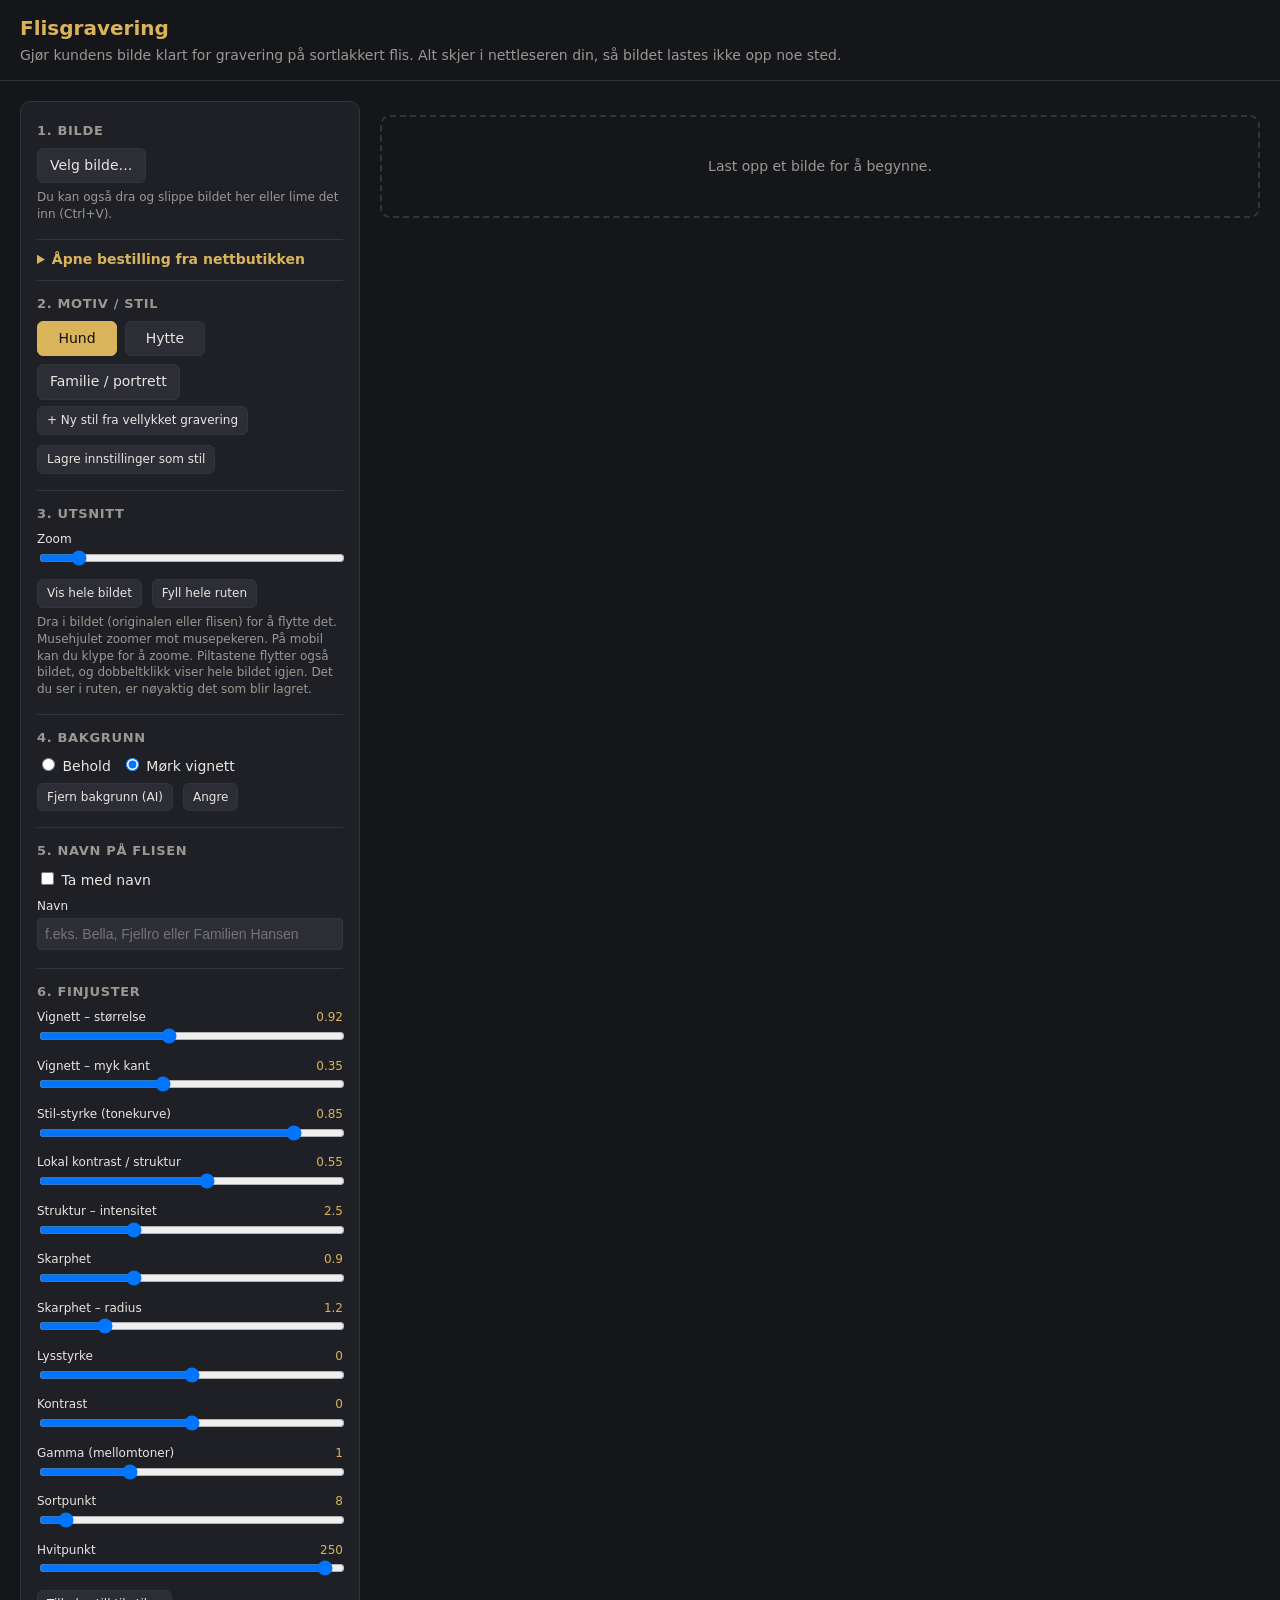
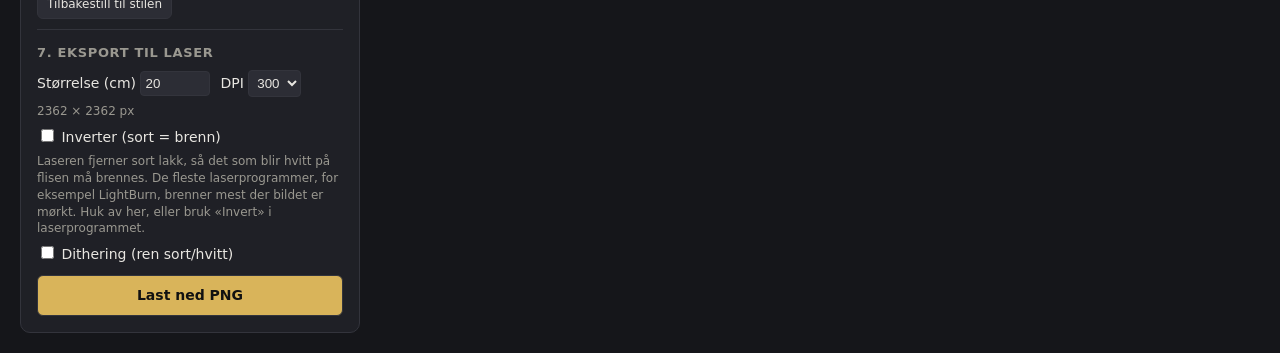
<file: index.html>
<!DOCTYPE html>
<html lang="no">
<head>
  <meta charset="utf-8">
  <meta name="viewport" content="width=device-width, initial-scale=1">
  <title>Flisgravering – bildeforberedelse</title>
  <link rel="preconnect" href="https://fonts.googleapis.com">
  <link rel="preconnect" href="https://fonts.gstatic.com" crossorigin>
  <link rel="stylesheet" href="https://fonts.googleapis.com/css2?family=Cinzel:wght@600;700&family=Great+Vibes&family=Playfair+Display:wght@700&display=swap">
  <link rel="stylesheet" href="style.css">
</head>
<body>
  <header>
    <h1>Flisgravering</h1>
    <p>Gjør kundens bilde klart for gravering på sortlakkert flis. Alt skjer i nettleseren din, så bildet lastes ikke opp noe sted.</p>
  </header>

  <main>
    <aside class="panel">
      <section>
        <h2>1. Bilde</h2>
        <label class="file">Velg bilde…<input type="file" id="file" accept="image/*"></label>
        <p class="hint">Du kan også dra og slippe bildet her eller lime det inn (Ctrl+V).</p>
      </section>

      <details class="order">
        <summary>Åpne bestilling fra nettbutikken</summary>
        <p class="hint">Åpne ordren i Shopify. Last ned «_Originalbilde», og kopier teksten i «_Oppskrift».</p>
        <label class="field">Oppskrift <textarea id="recipe" rows="3" placeholder='{"v":1,"preset":"hund",…}'></textarea></label>
        <label class="file small">Velg originalbildet…<input type="file" id="orderFile" accept="image/*"></label>
        <p id="orderStatus" class="hint"></p>
      </details>

      <section>
        <h2>2. Motiv / stil</h2>
        <div id="presets" class="presets"></div>
        <div class="row">
          <label class="file small">+ Ny stil fra vellykket gravering<input type="file" id="refFile" accept="image/*"></label>
          <button id="saveStyle" class="small">Lagre innstillinger som stil</button>
        </div>
      </section>

      <section>
        <h2>3. Utsnitt</h2>
        <label class="slider"><span>Zoom</span><input type="range" id="zoom" min="0.5" max="5" step="0.01" value="1"></label>
        <div class="row">
          <button id="fitAll" class="small">Vis hele bildet</button>
          <button id="fillTile" class="small">Fyll hele ruten</button>
        </div>
        <p id="cropInfo" class="hint"></p>
        <p class="hint">Dra i bildet (originalen eller flisen) for å flytte det. Musehjulet zoomer mot musepekeren. På mobil kan du klype for å zoome. Piltastene flytter også bildet, og dobbeltklikk viser hele bildet igjen. Det du ser i ruten, er nøyaktig det som blir lagret.</p>
      </section>

      <section>
        <h2>4. Bakgrunn</h2>
        <div class="row">
          <label><input type="radio" name="bg" value="none"> Behold</label>
          <label><input type="radio" name="bg" value="vignette"> Mørk vignett</label>
        </div>
        <div class="row">
          <button id="aiBtn" class="small">Fjern bakgrunn (AI)</button>
          <button id="aiUndo" class="small">Angre</button>
        </div>
        <p id="aiStatus" class="hint"></p>
      </section>

      <section>
        <h2>5. Navn på flisen</h2>
        <label><input type="checkbox" id="tEnabled"> Ta med navn</label>
        <label class="field">Navn <input type="text" id="tName" placeholder="f.eks. Bella, Fjellro eller Familien Hansen"></label>
        <div id="textOpts">
          <label class="field">Undertekst (valgfri) <input type="text" id="tSub" placeholder="f.eks. 2012 – 2026 eller Est. 1987"></label>
          <div class="row">
            <label>Plassering
              <select id="tPos"><option value="top">Over</option><option value="bottom">Under</option></select>
            </label>
            <label>Skrift <select id="tFont"></select></label>
          </div>
          <label class="slider"><span>Tekststørrelse</span><input type="range" id="tSize" min="0.05" max="0.2" step="0.005"></label>
          <label class="slider"><span>Mørk sone bak teksten</span><input type="range" id="tShade" min="0" max="1" step="0.01"></label>
          <label><input type="checkbox" id="tOrn"> Ornament (pyntelinje)</label>
          <p class="hint">Tips: Zoom litt ut (under 1) eller dra bildet hvis motivet havner bak teksten.</p>
        </div>
      </section>

      <section>
        <h2>6. Finjuster</h2>
        <div id="sliders"></div>
        <button id="reset" class="small">Tilbakestill til stilen</button>
      </section>

      <section>
        <h2>7. Eksport til laser</h2>
        <div class="row">
          <label>Størrelse (cm) <input type="number" id="size" value="20" min="1" max="100" step="0.1"></label>
          <label>DPI
            <select id="dpi">
              <option>254</option><option selected>300</option><option>318</option><option>400</option><option>508</option>
            </select>
          </label>
        </div>
        <p class="hint" id="pxInfo"></p>
        <label><input type="checkbox" id="invert"> Inverter (sort = brenn)</label>
        <p class="hint">Laseren fjerner sort lakk, så det som blir hvitt på flisen må brennes. De fleste laserprogrammer, for eksempel LightBurn, brenner mest der bildet er mørkt. Huk av her, eller bruk «Invert» i laserprogrammet.</p>
        <label><input type="checkbox" id="dither"> Dithering (ren sort/hvitt)</label>
        <button id="exportBtn" class="primary">Last ned PNG</button>
      </section>
    </aside>

    <section class="views">
      <figure>
        <figcaption>Original (utsnitt)</figcaption>
        <canvas id="orig" class="crop"></canvas>
      </figure>
      <figure>
        <figcaption>Slik blir flisen <label class="inline"><input type="checkbox" id="warm" checked> varm tone</label></figcaption>
        <div class="tile"><canvas id="result"></canvas></div>
      </figure>
      <p class="empty">Last opp et bilde for å begynne.</p>
    </section>
  </main>

  <script src="js/presets.js"></script>
  <script src="js/processing.js"></script>
  <script src="js/crop.js"></script>
  <script src="js/text.js"></script>
  <script src="js/app.js"></script>
</body>
</html>
</file>
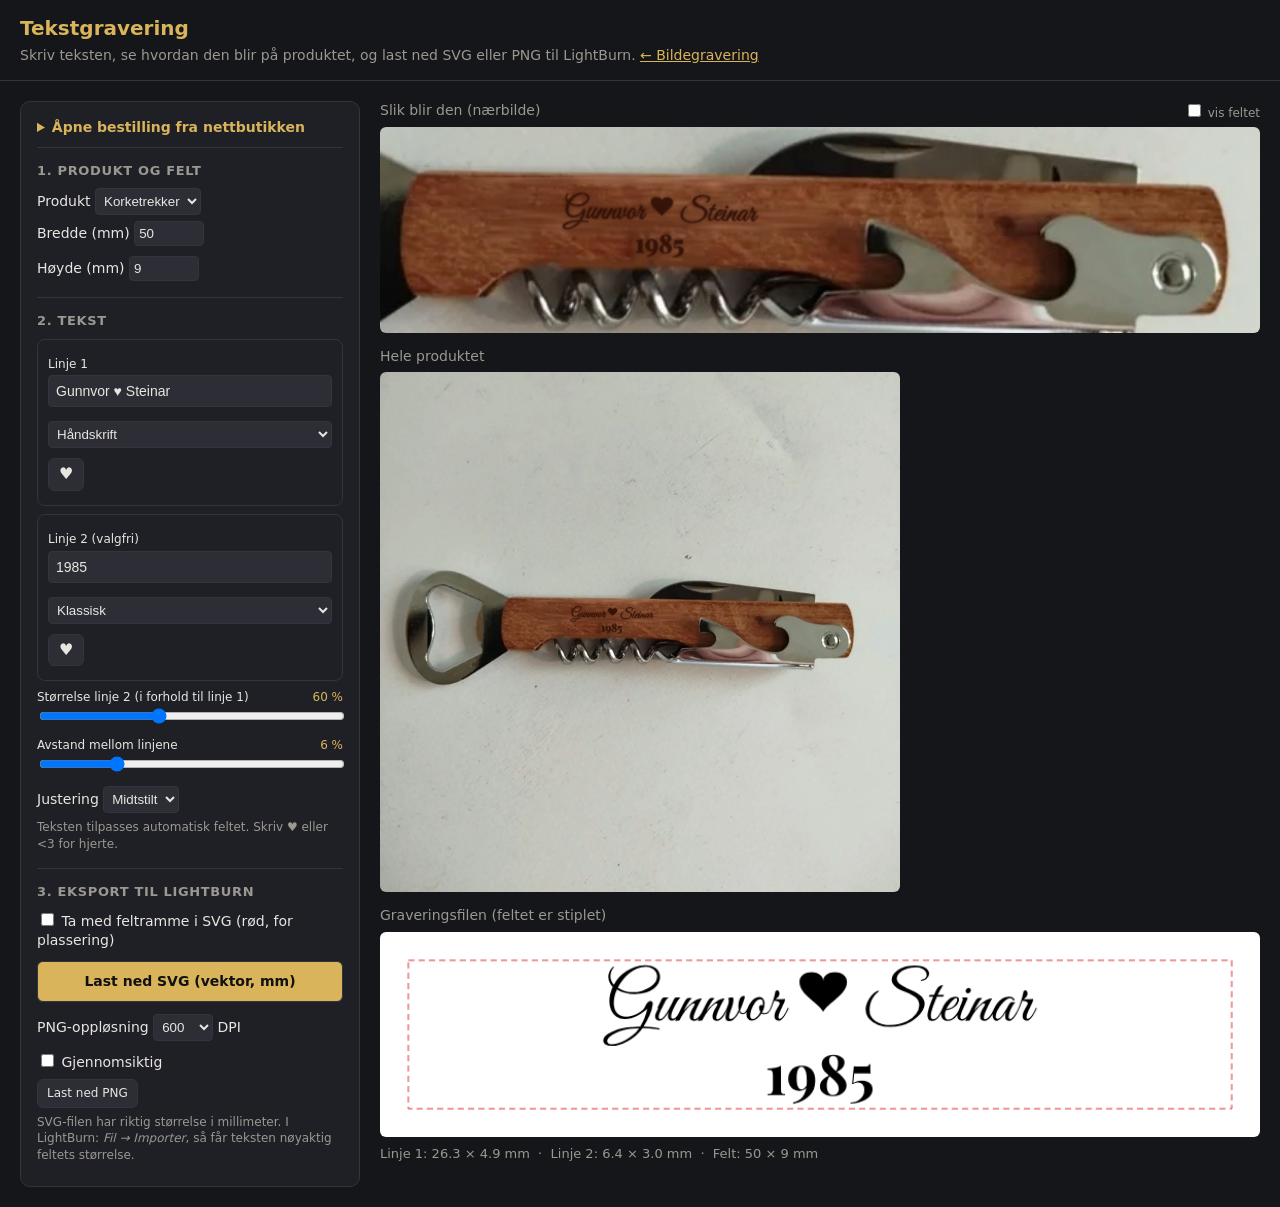
<file: tekst.html>
<!DOCTYPE html>
<html lang="no">
<head>
  <meta charset="utf-8">
  <meta name="viewport" content="width=device-width, initial-scale=1">
  <title>Tekstgravering</title>
  <link rel="stylesheet" href="style.css">
  <style>
    .views { display: block; }
    .mock { background: #000; border-radius: 6px; overflow: hidden; margin-bottom: 14px; }
    .mock canvas { display: block; width: 100%; height: auto; background: none; }
    .tech { background: #fff; border-radius: 6px; padding: 18px; }
    .tech canvas { display: block; width: 100%; height: auto; background: #fff; }
    .sizes { color: var(--muted); font-size: 13px; margin-top: 8px; }
    .sizes .warn { color: var(--accent); }
    .line { border: 1px solid var(--line); border-radius: 8px; padding: 8px 10px; margin: 8px 0; }
    .line select { width: 100%; margin-top: 6px; }
    .heart { padding: 4px 10px; font-size: 16px; }
    nav.top { padding: 0 20px; } nav.top a { color: var(--accent); }
  </style>
</head>
<body>
  <header>
    <h1>Tekstgravering</h1>
    <p>Skriv teksten, se hvordan den blir på produktet, og last ned SVG eller PNG til LightBurn. <a href="index.html" style="color:var(--accent)">← Bildegravering</a></p>
  </header>

  <main>
    <aside class="panel">
      <details class="order">
        <summary>Åpne bestilling fra nettbutikken</summary>
        <p class="hint">Kopier teksten i «_Oppskrift» fra ordren og lim den inn her.</p>
        <label class="field">Oppskrift <textarea id="recipe" rows="3" placeholder='{"v":1,"type":"tekst",…}'></textarea></label>
        <p id="orderStatus" class="hint"></p>
      </details>

      <section>
        <h2>1. Produkt og felt</h2>
        <label>Produkt <select id="product"></select></label>
        <div class="row">
          <label>Bredde (mm) <input type="number" id="fw" step="0.5" min="5"></label>
          <label>Høyde (mm) <input type="number" id="fh" step="0.5" min="2"></label>
        </div>
      </section>

      <section>
        <h2>2. Tekst</h2>
        <div class="line">
          <label class="field">Linje 1 <input type="text" id="l1" value="Gunnvor ♥ Steinar"></label>
          <div class="row"><select id="f1"></select><button class="small heart" data-for="l1" title="Sett inn hjerte">♥</button></div>
        </div>
        <div class="line">
          <label class="field">Linje 2 (valgfri) <input type="text" id="l2" value="1985"></label>
          <div class="row"><select id="f2"></select><button class="small heart" data-for="l2" title="Sett inn hjerte">♥</button></div>
        </div>
        <label class="slider"><span>Størrelse linje 2 (i forhold til linje 1)<output id="o_ratio"></output></span><input type="range" id="ratio" min="0.35" max="1" step="0.01" value="0.6"></label>
        <label class="slider"><span>Avstand mellom linjene<output id="o_gap"></output></span><input type="range" id="gap" min="0" max="0.25" step="0.01" value="0.06"></label>
        <label>Justering
          <select id="align"><option value="center">Midtstilt</option><option value="left">Venstre</option><option value="right">Høyre</option></select>
        </label>
        <p class="hint">Teksten tilpasses automatisk feltet. Skriv ♥ eller &lt;3 for hjerte.</p>
      </section>

      <section>
        <h2>3. Eksport til LightBurn</h2>
        <label><input type="checkbox" id="frame"> Ta med feltramme i SVG (rød, for plassering)</label>
        <button id="svgBtn" class="primary">Last ned SVG (vektor, mm)</button>
        <div class="row" style="margin-top:12px">
          <label>PNG-oppløsning
            <select id="dpi"><option>300</option><option selected>600</option><option>1000</option></select> DPI
          </label>
          <label><input type="checkbox" id="transp"> Gjennomsiktig</label>
        </div>
        <button id="pngBtn" class="small">Last ned PNG</button>
        <p class="hint">SVG-filen har riktig størrelse i millimeter. I LightBurn: <em>Fil → Importer</em>, så får teksten nøyaktig feltets størrelse.</p>
      </section>
    </aside>

    <section class="views">
      <figure>
        <figcaption>Slik blir den (nærbilde) <label class="inline"><input type="checkbox" id="showField"> vis feltet</label></figcaption>
        <div class="mock"><canvas id="zoom"></canvas></div>
      </figure>
      <figure>
        <figcaption>Hele produktet</figcaption>
        <div class="mock" style="max-width:520px"><canvas id="full"></canvas></div>
      </figure>
      <figure>
        <figcaption>Graveringsfilen (feltet er stiplet)</figcaption>
        <div class="tech"><canvas id="tech"></canvas></div>
        <div class="sizes" id="sizes"></div>
      </figure>
    </section>
  </main>

  <script src="vendor/opentype.min.js"></script>
  <script src="js/processing.js"></script>
  <script src="js/textengrave.js"></script>
  <script src="js/tekst-app.js"></script>
</body>
</html>
</file>
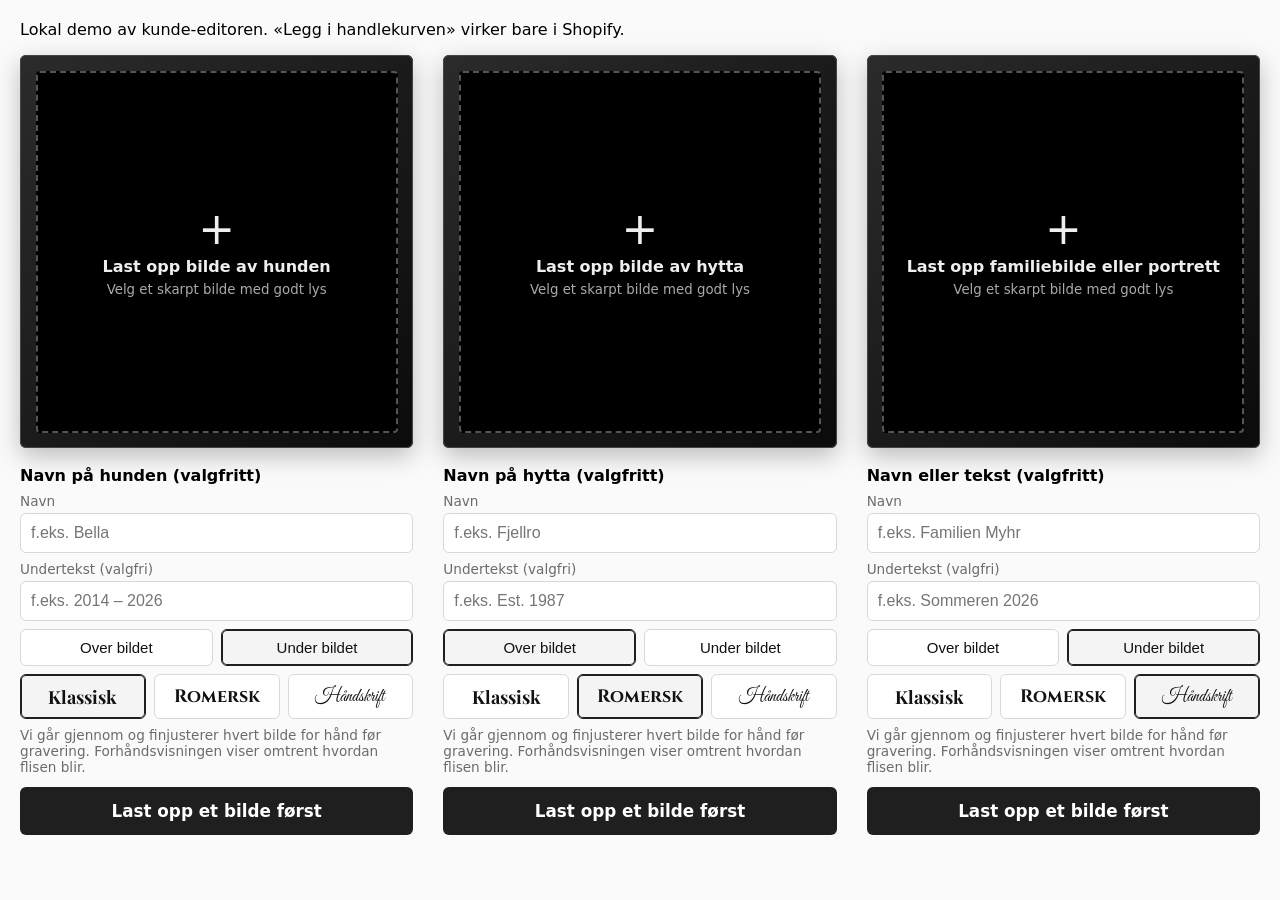
<file: shop/demo.html>
<!DOCTYPE html>
<html lang="no">
<head>
  <meta charset="utf-8">
  <meta name="viewport" content="width=device-width, initial-scale=1">
  <title>Demo – kunde-editor</title>
  <link rel="stylesheet" href="https://fonts.googleapis.com/css2?family=Cinzel:wght@600;700&family=Great+Vibes&family=Playfair+Display:wght@700&display=swap">
  <link rel="stylesheet" href="editor.css">
  <style>body { font-family: system-ui, sans-serif; margin: 20px; background: #fafafa; } .grid { display: grid; grid-template-columns: repeat(auto-fit, minmax(320px, 1fr)); gap: 30px; }</style>
</head>
<body>
  <p>Lokal demo av kunde-editoren. «Legg i handlekurven» virker bare i Shopify.</p>
  <div class="grid">
    <div data-flis-editor data-preset="hund" data-variants='[{"id":1,"title":"Default Title","price":"499,00 kr","available":true}]'></div>
    <div data-flis-editor data-preset="hytte" data-variants='[{"id":2,"title":"Default Title","price":"499,00 kr","available":true}]'></div>
    <div data-flis-editor data-preset="familie" data-variants='[{"id":3,"title":"Default Title","price":"499,00 kr","available":true}]'></div>
  </div>
  <script src="../js/presets.js"></script>
  <script src="../js/processing.js"></script>
  <script src="../js/crop.js"></script>
  <script src="../js/text.js"></script>
  <script src="editor.js"></script>
</body>
</html>
</file>
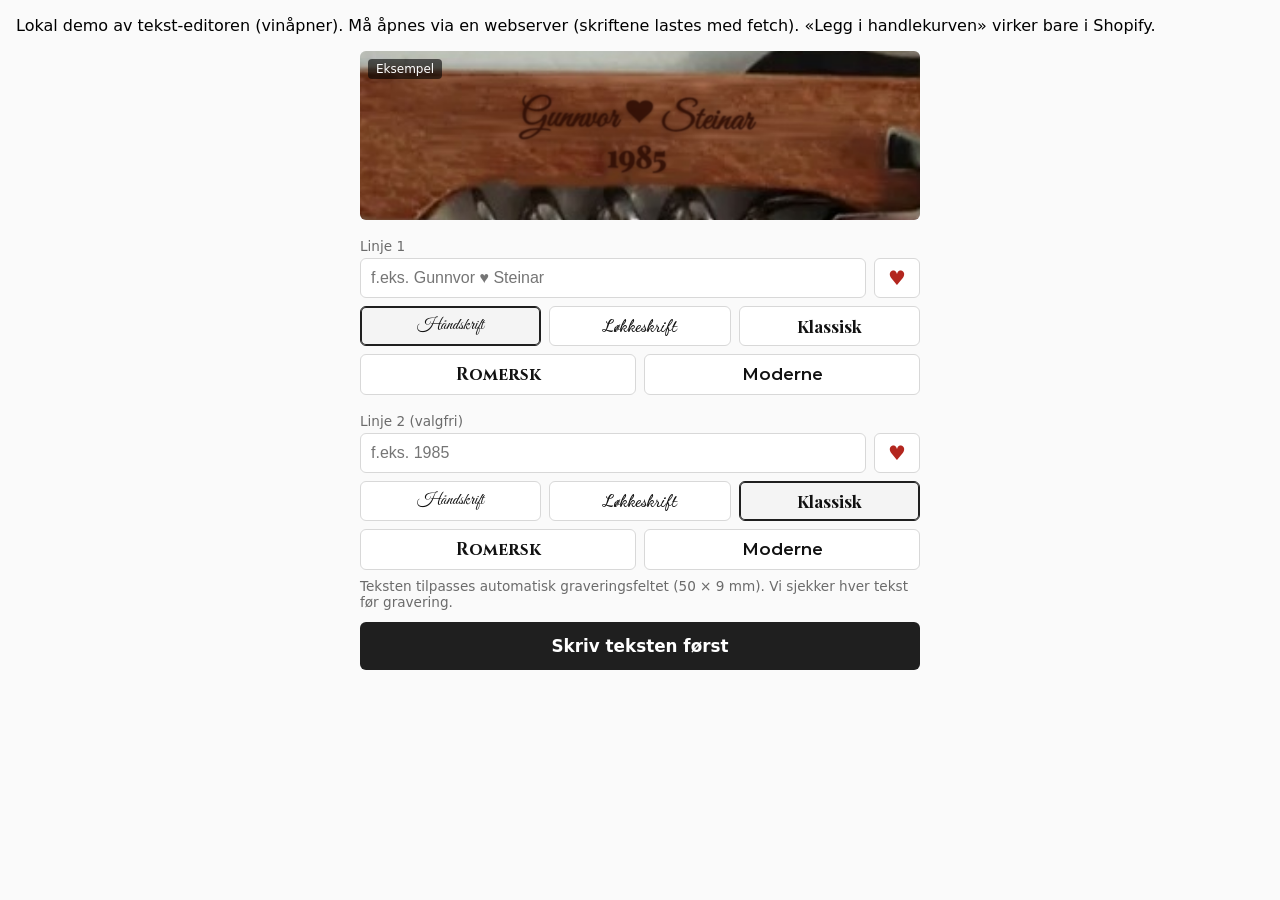
<file: shop/tekst-demo.html>
<!DOCTYPE html>
<html lang="no">
<head>
  <meta charset="utf-8">
  <meta name="viewport" content="width=device-width, initial-scale=1">
  <title>Demo – tekst-editor</title>
  <link rel="stylesheet" href="editor.css">
  <style>body { font-family: system-ui, sans-serif; margin: 16px; background: #fafafa; } .wrap { max-width: 560px; margin: 0 auto; }</style>
</head>
<body>
  <p>Lokal demo av tekst-editoren (vinåpner). Må åpnes via en webserver (skriftene lastes med fetch). «Legg i handlekurven» virker bare i Shopify.</p>
  <div class="wrap">
    <div data-tekst-editor data-product="korketrekker"
      data-variants='[{"id":44610064547897,"title":"Default Title","price":"209,00 kr","available":true}]'
      data-assets='{"image":"img/korketrekker-tom.jpg","fonts":{"script":"../fonts/great-vibes-latin-400-normal.woff","dancing":"../fonts/dancing-script-latin-700-normal.woff","serif":"../fonts/playfair-display-latin-700-normal.woff","roman":"../fonts/cinzel-latin-700-normal.woff","sans":"../fonts/montserrat-latin-600-normal.woff"}}'></div>
  </div>
  <script src="../vendor/opentype.min.js"></script>
  <script src="../js/processing.js"></script>
  <script src="../js/textengrave.js"></script>
  <script src="tekst-editor.js"></script>
</body>
</html>
</file>
<file: style.css>
:root { --bg: #15161a; --panel: #1f2026; --line: #33343c; --text: #e8e6e1; --muted: #9a9890; --accent: #d9b45a; }
* { box-sizing: border-box; }
body { margin: 0; font: 14px/1.4 system-ui, sans-serif; background: var(--bg); color: var(--text); }
header { padding: 14px 20px; border-bottom: 1px solid var(--line); }
header h1 { margin: 0; font-size: 20px; color: var(--accent); }
header p { margin: 4px 0 0; color: var(--muted); }
main { display: flex; gap: 20px; padding: 20px; align-items: flex-start; }
.panel { width: 340px; flex: none; background: var(--panel); border: 1px solid var(--line); border-radius: 10px; padding: 6px 16px; }
.panel section { padding: 10px 0; border-bottom: 1px solid var(--line); }
.panel section:last-child { border: 0; }
h2 { font-size: 13px; text-transform: uppercase; letter-spacing: .05em; color: var(--muted); margin: 4px 0 8px; }
.hint { color: var(--muted); font-size: 12px; margin: 6px 0; }
.row { display: flex; gap: 10px; flex-wrap: wrap; align-items: center; margin: 6px 0; }
button, .file { background: #2c2d35; color: var(--text); border: 1px solid var(--line); border-radius: 6px; padding: 7px 12px; cursor: pointer; font: inherit; display: inline-block; }
button:hover, .file:hover { border-color: var(--accent); }
.small { font-size: 12px; padding: 5px 9px; }
.primary { background: var(--accent); color: #111; font-weight: 600; width: 100%; margin-top: 10px; padding: 10px; }
.file input { display: none; }
.presets { display: flex; gap: 8px; flex-wrap: wrap; }
.presets button { min-width: 80px; }
.presets button.active { background: var(--accent); color: #111; border-color: var(--accent); }
.slider { display: block; margin: 8px 0; }
.slider span { display: flex; justify-content: space-between; font-size: 12px; }
.slider output { color: var(--accent); }
.slider input { width: 100%; }
input[type=number] { width: 70px; }
input[type=number], select { background: #2c2d35; color: var(--text); border: 1px solid var(--line); border-radius: 4px; padding: 4px; }
.views { flex: 1; display: grid; grid-template-columns: repeat(auto-fit, minmax(320px, 1fr)); gap: 20px; }
figure { margin: 0; }
figcaption { color: var(--muted); margin-bottom: 6px; display: flex; justify-content: space-between; }
.inline { font-size: 12px; }
canvas { width: 100%; height: auto; display: block; background: #000; }
.crop { border-radius: 4px; }
canvas.draggable { cursor: grab; touch-action: none; }
canvas.dragging { cursor: grabbing; }
.tile { padding: 4%; background: linear-gradient(135deg, #2a2a2a, #0a0a0a); border-radius: 6px; box-shadow: 0 10px 30px #000a, inset 0 0 0 1px #444; }
.views figure, .views .empty { display: none; }
.views .empty { display: block; color: var(--muted); padding: 40px; text-align: center; border: 2px dashed var(--line); border-radius: 10px; grid-column: 1 / -1; }
body.has-image .views figure { display: block; }
body.has-image .views .empty { display: none; }
@media (max-width: 800px) { main { flex-direction: column; } .panel { width: 100%; } }
.field { display: block; margin: 8px 0; font-size: 12px; }
.field input { display: block; width: 100%; margin-top: 3px; padding: 7px; font-size: 14px; background: #2c2d35; color: var(--text); border: 1px solid var(--line); border-radius: 4px; }
.hint.ok { color: #8fc98f; }
.hint.warn { color: var(--accent); }
.order { padding: 10px 0; border-bottom: 1px solid var(--line); }
.order summary { cursor: pointer; color: var(--accent); font-weight: 600; }
.field textarea { display: block; width: 100%; margin-top: 3px; padding: 6px; font: 12px monospace; background: #2c2d35; color: var(--text); border: 1px solid var(--line); border-radius: 4px; }
</file>
<file: shop/editor.css>
/* Kunde-editor for nettbutikken. Alt er avgrenset under .flis-editor så temaet ikke påvirkes. */
.flis-editor { --fe-accent: #1f1f1f; --fe-line: #d8d8d8; --fe-muted: #6b6b6b; max-width: 560px; margin: 0 auto; font: inherit; color: inherit; }
.flis-editor * { box-sizing: border-box; }
.flis-editor .fe-tile { position: relative; aspect-ratio: 1; padding: 4%; border-radius: 6px; background: linear-gradient(135deg, #2b2b2b, #0b0b0b); box-shadow: 0 8px 24px rgba(0,0,0,.25), inset 0 0 0 1px #444; }
.flis-editor .fe-canvas { display: none; width: 100%; height: 100%; background: #000; cursor: grab; touch-action: none; }
.flis-editor .fe-tile.has-image .fe-canvas { display: block; }
.flis-editor .fe-tile.has-image .fe-empty { display: none; }
.flis-editor .fe-empty { position: absolute; inset: 4%; display: flex; flex-direction: column; align-items: center; justify-content: center; gap: 6px; width: auto; border: 2px dashed #555; border-radius: 4px; background: #000; color: #eee; cursor: pointer; font: inherit; }
.flis-editor .fe-empty:hover { border-color: #aaa; }
.flis-editor .fe-empty-icon { font-size: 44px; line-height: 1; }
.flis-editor .fe-empty small { color: #aaa; }
.flis-editor .fe-tools { display: flex; align-items: center; gap: 8px; margin-top: 10px; flex-wrap: wrap; }
.flis-editor .fe-tools[hidden], .flis-editor .fe-hint[hidden] { display: none; }
.flis-editor .fe-tools input[type=range] { flex: 1; min-width: 100px; }
.flis-editor .fe-btn { border: 1px solid var(--fe-line); background: #fff; color: #111; border-radius: 6px; padding: 6px 12px; cursor: pointer; font: inherit; }
.flis-editor .fe-icon { width: 36px; height: 36px; padding: 0; font-size: 20px; }
.flis-editor .fe-small { font-size: .85em; }
.flis-editor .fe-hint, .flis-editor .fe-note { color: var(--fe-muted); font-size: .85em; margin: 6px 0; }
.flis-editor .fe-section { margin-top: 18px; }
.flis-editor h3 { font-size: 1em; margin: 0 0 8px; }
.flis-editor .fe-field { display: block; font-size: .85em; margin: 8px 0; color: var(--fe-muted); }
.flis-editor .fe-field input, .flis-editor .fe-field select { display: block; width: 100%; margin-top: 4px; padding: 10px; font-size: 16px; color: #111; border: 1px solid var(--fe-line); border-radius: 6px; background: #fff; }
.flis-editor .fe-row { display: flex; gap: 8px; flex-wrap: wrap; margin: 8px 0; }
.flis-editor .fe-chip { flex: 1; min-width: 90px; padding: 9px 10px; border: 1px solid var(--fe-line); border-radius: 6px; background: #fff; color: #111; cursor: pointer; font-size: 15px; }
.flis-editor .fe-chip.active { border-color: var(--fe-accent); box-shadow: inset 0 0 0 1px var(--fe-accent); background: #f4f4f4; }
.flis-editor .fe-font { font-size: 18px; }
.flis-editor .fe-add { display: block; width: 100%; margin-top: 12px; padding: 14px; border: 0; border-radius: 6px; background: var(--fe-accent); color: #fff; font: inherit; font-weight: 600; font-size: 1.05em; cursor: pointer; }
.flis-editor .fe-add:disabled { opacity: .6; cursor: default; }
.flis-editor .fe-msg { color: #b00020; font-size: .9em; }
.flis-editor [hidden] { display: none !important; }
/* Tekst-editor (gravert tekst, f.eks. vinåpner) */
.tekst-editor .te-preview { position: relative; border-radius: 6px; overflow: hidden; background: #eee; }
.tekst-editor .te-canvas { display: block; width: 100%; height: auto; }
.tekst-editor .te-badge { position: absolute; top: 8px; left: 8px; background: rgba(0,0,0,.6); color: #fff; font-size: 12px; padding: 3px 8px; border-radius: 4px; }
.tekst-editor .te-inputrow { display: flex; gap: 8px; align-items: stretch; margin-top: 4px; }
.tekst-editor .te-inputrow input { margin-top: 0; flex: 1; }
.tekst-editor .te-heart { width: 46px; font-size: 20px; color: #b3261e; }
.tekst-editor .te-fonts .fe-chip { min-width: 0; flex: 1 1 30%; font-size: 17px; padding: 8px 6px; }
/* Familietre-editor */
.familietre-editor .ft-names { display: grid; grid-template-columns: 1fr 1fr; gap: 8px; }
.familietre-editor .ft-names input { width: 100%; padding: 10px; font-size: 16px; color: #111; border: 1px solid var(--fe-line); border-radius: 6px; background: #fff; text-transform: uppercase; }
.familietre-editor .ft-names input::placeholder { text-transform: none; }
.familietre-editor .ft-count { font-weight: normal; color: var(--fe-muted); font-size: .9em; }
.familietre-editor .fe-chip:disabled { opacity: .45; cursor: default; }
/* Dørskilt-editor */
.dorskilt-editor .ds-motifs .fe-chip { flex: 1 1 30%; min-width: 0; display: flex; flex-direction: column; align-items: center; gap: 4px; padding: 8px 4px; font-size: 13px; }
.dorskilt-editor .ds-icon { display: block; width: 100%; height: 26px; background: #111; color: #eee; border-radius: 4px; padding: 3px; }
.dorskilt-editor .ds-icon svg { width: 100%; height: 100%; display: block; }
.dorskilt-editor .te-heart { color: #111; }
/* Bilflis-editor (AI-bilde av kundens bil) */
.bilflis-editor .bf-tile { display: flex; align-items: center; justify-content: center; overflow: hidden; }
.bilflis-editor .bf-result { display: block; max-width: 100%; max-height: 100%; object-fit: contain; filter: grayscale(1); }
.bilflis-editor .bf-placeholder { display: flex; flex-direction: column; align-items: center; justify-content: center; gap: 6px; position: absolute; inset: 4%; border: 2px dashed #555; border-radius: 4px; color: #eee; text-align: center; padding: 12px; }
.bilflis-editor .bf-placeholder small { color: #aaa; }
.bilflis-editor .bf-progress { position: absolute; left: 50%; bottom: 7%; transform: translateX(-50%); display: flex; align-items: center; gap: 8px; background: rgba(0,0,0,.75); color: #fff; padding: 8px 14px; border-radius: 20px; font-size: 14px; white-space: nowrap; }
.bilflis-editor .bf-spinner { width: 16px; height: 16px; border: 2px solid rgba(255,255,255,.3); border-top-color: #fff; border-radius: 50%; animation: bf-spin 1s linear infinite; }
@keyframes bf-spin { to { transform: rotate(360deg); } }
.bilflis-editor .bf-styles .fe-chip { flex: 1 1 40%; display: flex; flex-direction: column; align-items: center; gap: 6px; padding: 6px; }
.bilflis-editor .bf-style img { display: block; width: 100%; aspect-ratio: 3 / 2; object-fit: cover; border-radius: 4px; background: #111; }
.bilflis-editor .bf-photo-row { display: flex; align-items: center; gap: 12px; }
.bilflis-editor .bf-photo { width: 96px; height: 72px; object-fit: cover; border-radius: 6px; border: 1px solid var(--fe-line); }
.bilflis-editor .bf-upload { padding: 10px 14px; }
.bilflis-editor .bf-generate { margin-top: 4px; }
.bilflis-editor .fe-add + .fe-add { margin-top: 12px; }
/* Dåpstavle-editor */
.dapstavle-editor .dt-pair { display: grid; grid-template-columns: 1fr 1fr; gap: 10px; }
.dapstavle-editor .dt-pair .fe-field { margin: 4px 0; }
.dapstavle-editor .dt-chips .fe-chip { flex: 1 1 40%; min-width: 0; font-size: 14px; padding: 7px 6px; }
</file>
